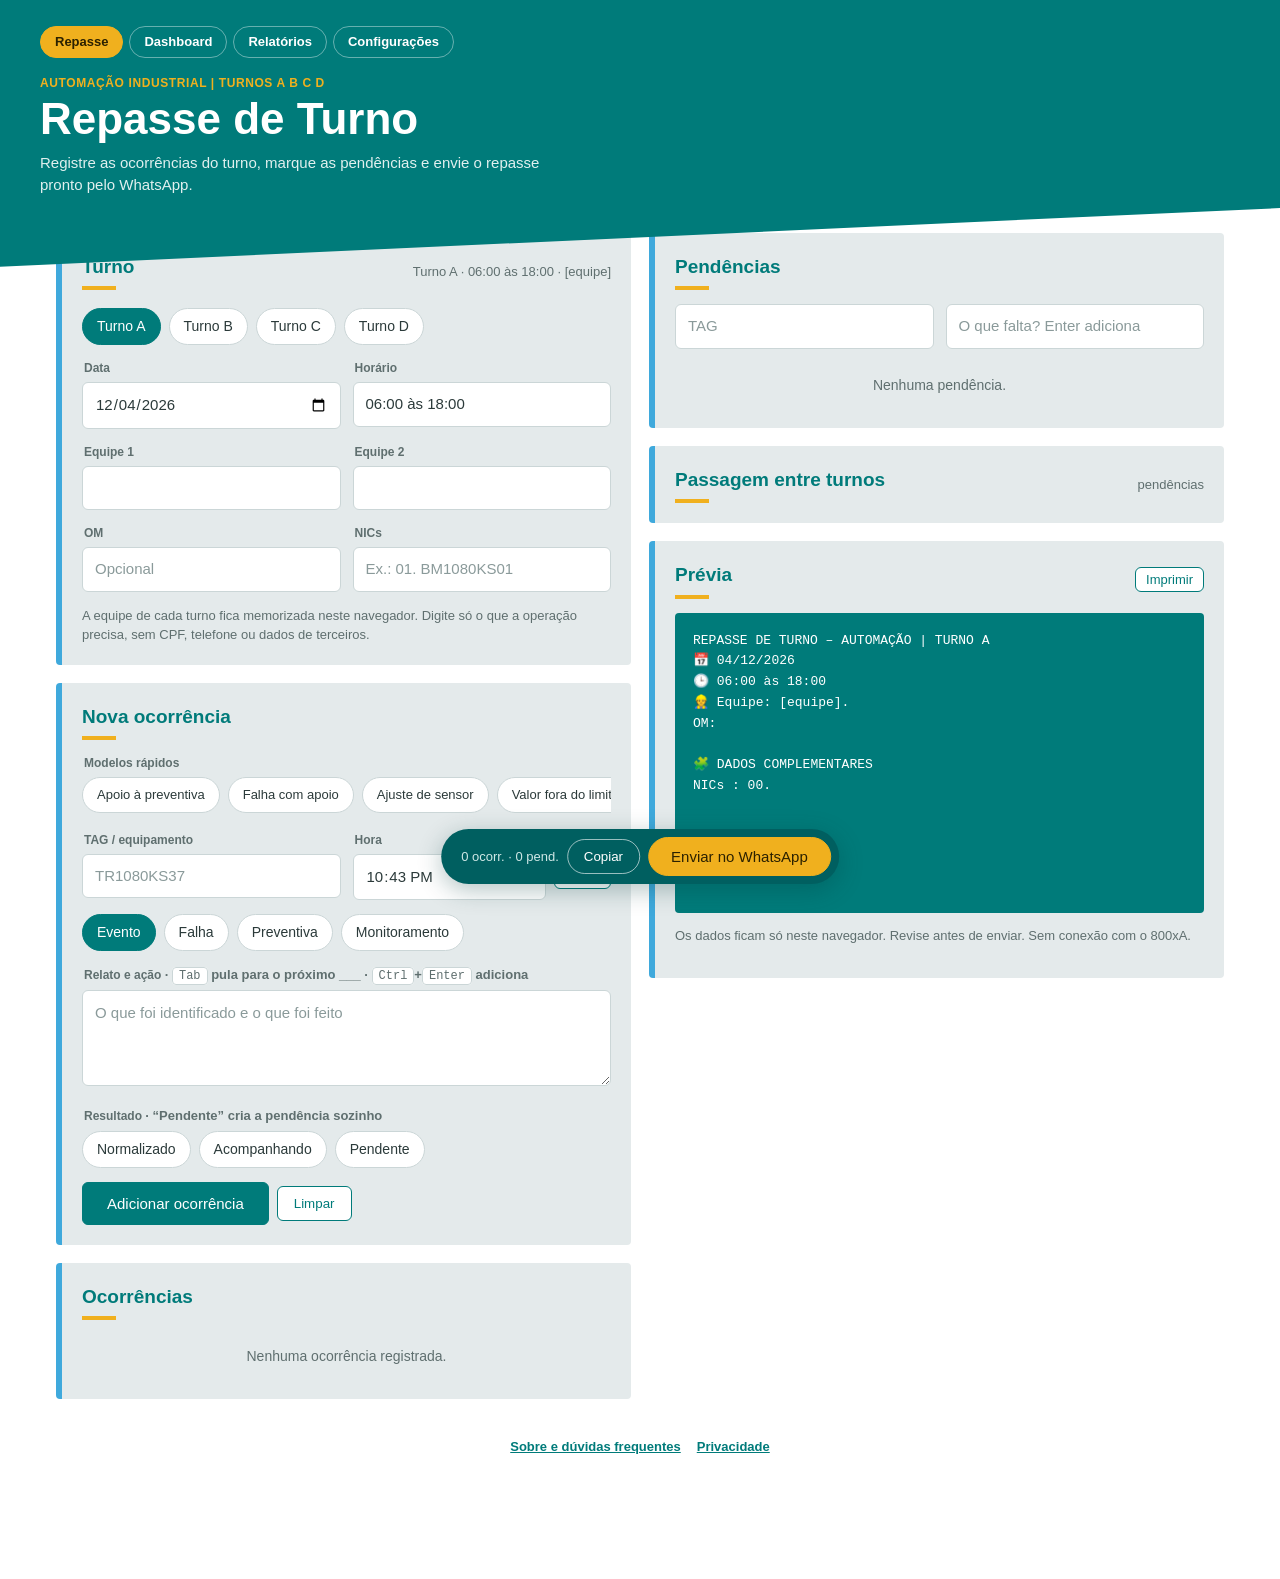
<file: index.html>
<!doctype html>
<html lang="pt-BR">
<head>
<meta charset="utf-8">
<meta name="viewport" content="width=device-width, initial-scale=1, viewport-fit=cover">
<meta name="color-scheme" content="light"><meta name="theme-color" content="#007b7a">
<title>Repasse de Turno — Automação Industrial</title>
<meta name="description" content="Registre ocorrências e pendências do turno de automação e gere o repasse pronto para o WhatsApp. Turnos A, B, C e D, sem login e sem instalação.">
<meta name="robots" content="index,follow">
<meta name="referrer" content="no-referrer">
<link rel="icon" href="data:image/svg+xml,%3Csvg xmlns='http://www.w3.org/2000/svg' viewBox='0 0 100 100'%3E%3Crect width='100' height='100' rx='18' fill='%23007b7a'/%3E%3Cpath d='M28 30h44M28 50h44M28 70h28' stroke='%23f0b01e' stroke-width='9' stroke-linecap='round'/%3E%3C/svg%3E">
<link rel="canonical" href="https://SEU-DOMINIO.com.br/index.html">
<meta property="og:type" content="website"><meta property="og:locale" content="pt_BR"><meta property="og:title" content="Repasse de Turno — Automação Industrial"><meta property="og:description" content="Registre ocorrências e pendências do turno de automação e gere o repasse pronto para o WhatsApp. Turnos A, B, C e D, sem login e sem instalação."><meta property="og:url" content="https://SEU-DOMINIO.com.br/index.html">
<meta name="twitter:card" content="summary">
<script type="application/ld+json">{"@context": "https://schema.org", "@type": "SoftwareApplication", "name": "Repasse de Turno — Automação Industrial", "applicationCategory": "BusinessApplication", "operatingSystem": "Web", "inLanguage": "pt-BR", "description": "Registre ocorrências e pendências do turno de automação e gere o repasse pronto para o WhatsApp. Turnos A, B, C e D, sem login e sem instalação.", "url": "https://SEU-DOMINIO.com.br/index.html"}</script>
<link rel="stylesheet" href="css/style.css">
<link rel="stylesheet" href="css/layout.css">
<link rel="stylesheet" href="css/components.css">
<link rel="stylesheet" href="css/responsive.css">
</head>
<body data-page="index">
<header class="hero"><nav class="nav"><a href="index.html" class="on">Repasse</a><a href="pages/dashboard.html">Dashboard</a><a href="pages/relatorios.html">Relatórios</a><a href="pages/configuracoes.html">Configurações</a></nav><small>Automação industrial | Turnos A B C D</small><h1>Repasse de Turno</h1><p class="lead">Registre as ocorrências do turno, marque as pendências e envie o repasse pronto pelo WhatsApp.</p></header>
<main class="wrap"><div class="grid">
<section class="left">
<details class="card" id="turno" open><summary><h2 style="margin:0">Turno</h2><span class="sub" id="sum"></span></summary>
<div style="margin-top:18px"><div class="chips f" id="shiftSeg"></div>
<div class="row"><div class="f"><label for="date">Data</label><input id="date" type="date"></div><div class="f"><label for="hours">Horário</label><input id="hours"></div></div>
<div class="row"><div class="f"><label for="t1">Equipe 1</label><input id="t1" list="names" autocomplete="off"></div><div class="f"><label for="t2">Equipe 2</label><input id="t2" list="names" autocomplete="off"></div></div>
<div class="row"><div class="f"><label for="om">OM</label><input id="om" placeholder="Opcional"></div><div class="f"><label for="nics">NICs</label><input id="nics" placeholder="Ex.: 01. BM1080KS01"></div></div>
<p class="sub" style="margin:0">A equipe de cada turno fica memorizada neste navegador. Digite só o que a operação precisa, sem CPF, telefone ou dados de terceiros.</p></div></details>

<div class="card"><h2 id="evTitle">Nova ocorrência</h2>
<label>Modelos rápidos</label><div class="chips tpl f" id="tpls"></div>
<div class="row"><div class="f"><label for="asset">TAG / equipamento</label><input id="asset" list="tags" autocomplete="off" placeholder="TR1080KS37"></div>
<div class="f"><label for="time">Hora</label><div class="actions" style="flex-wrap:nowrap"><input id="time" type="time"><button class="btn sm" id="now" type="button">Agora</button></div></div></div>
<div class="chips f" id="kindSeg"></div>
<div class="f"><label for="desc">Relato e ação <span class="sub">· <kbd>Tab</kbd> pula para o próximo ___ · <kbd>Ctrl</kbd>+<kbd>Enter</kbd> adiciona</span></label><textarea id="desc" placeholder="O que foi identificado e o que foi feito"></textarea></div>
<label>Resultado <span class="sub">· “Pendente” cria a pendência sozinho</span></label><div class="chips f" id="resSeg"></div>
<div class="actions"><button class="btn main" id="addEv">Adicionar ocorrência</button><button class="btn" id="clrEv">Limpar</button></div></div>

<div class="card"><h2>Ocorrências</h2><div id="evs" class="list"></div></div>
</section>

<section>
<div class="card"><h2>Pendências</h2>
<div class="row f"><input id="pa" list="tags" autocomplete="off" placeholder="TAG"><input id="pd" placeholder="O que falta? Enter adiciona"></div>
<div id="pends" class="list"></div></div>

<div class="card noprint"><details><summary><h2 style="margin:0">Passagem entre turnos</h2><span class="sub">pendências</span></summary>
<div style="margin-top:16px"><div class="actions f"><button class="btn" id="exp">Copiar código das pendências abertas</button></div>
<div class="f"><label for="imp">Colar código do turno anterior</label><textarea id="imp" style="min-height:60px"></textarea></div>
<div class="actions"><button class="btn" id="impBtn">Importar</button><button class="btn" id="clrAll">Limpar turno</button></div></div></details></div>

<div class="card"><div class="top" style="margin-bottom:14px"><h2 style="margin:0">Prévia</h2><button class="btn sm noprint" id="print">Imprimir</button></div><pre class="out" id="out"></pre>
<p class="sub noprint">Os dados ficam só neste navegador. Revise antes de enviar. Sem conexão com o 800xA.</p></div>
</section></div></main>
<footer class="foot"><a href="pages/sobre.html">Sobre e dúvidas frequentes</a><a href="pages/privacidade.html">Privacidade</a></footer>
<datalist id="tags"></datalist><datalist id="names"></datalist>
<div class="dock"><span id="count"></span><button class="btn" id="copy">Copiar</button><button class="btn main" id="wa" style="padding:10px 22px">Enviar no WhatsApp</button></div>
<div class="toast" id="toast"></div>
<script src="js/functions.js"></script>
<script src="js/api.js"></script>
<script src="js/main.js"></script>
</body>
</html>
</file>
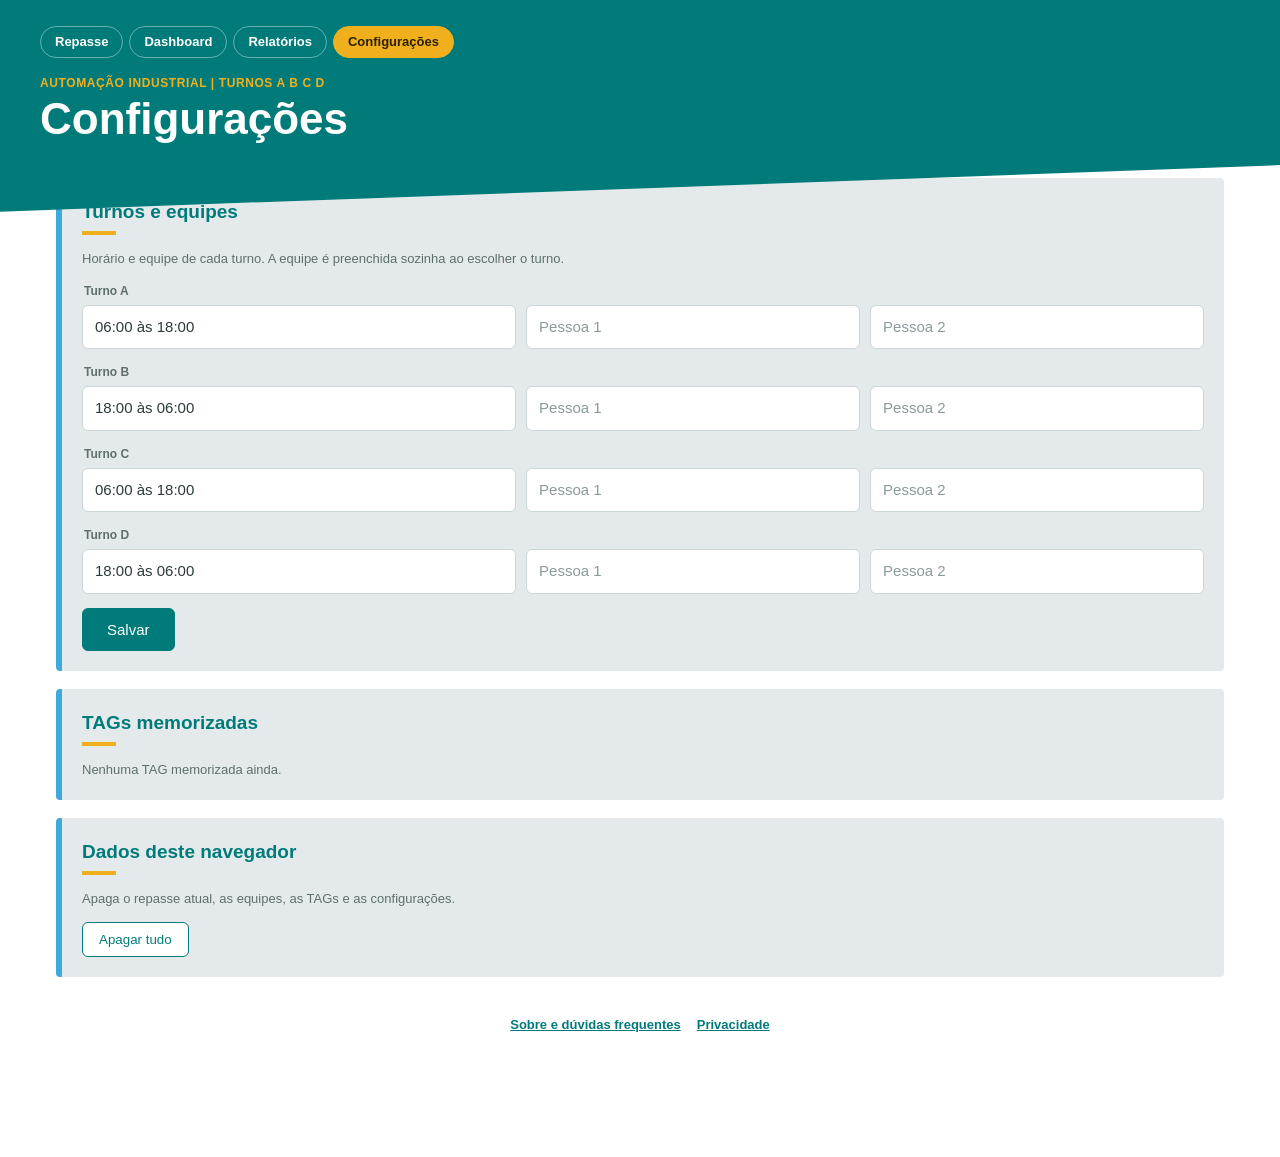
<file: pages/configuracoes.html>
<!doctype html>
<html lang="pt-BR">
<head>
<meta charset="utf-8">
<meta name="viewport" content="width=device-width, initial-scale=1, viewport-fit=cover">
<meta name="color-scheme" content="light"><meta name="theme-color" content="#007b7a">
<title>Configurações | Repasse de Turno</title>
<meta name="description" content="Horário e equipe de cada turno, TAGs memorizadas e opção de apagar os dados do navegador.">
<meta name="robots" content="noindex,follow">
<meta name="referrer" content="no-referrer">
<link rel="icon" href="data:image/svg+xml,%3Csvg xmlns='http://www.w3.org/2000/svg' viewBox='0 0 100 100'%3E%3Crect width='100' height='100' rx='18' fill='%23007b7a'/%3E%3Cpath d='M28 30h44M28 50h44M28 70h28' stroke='%23f0b01e' stroke-width='9' stroke-linecap='round'/%3E%3C/svg%3E">
<link rel="stylesheet" href="../css/style.css">
<link rel="stylesheet" href="../css/layout.css">
<link rel="stylesheet" href="../css/components.css">
<link rel="stylesheet" href="../css/responsive.css">
</head>
<body data-page="configuracoes">
<header class="hero"><nav class="nav"><a href="../index.html">Repasse</a><a href="dashboard.html">Dashboard</a><a href="relatorios.html">Relatórios</a><a href="configuracoes.html" class="on">Configurações</a></nav><small>Automação industrial | Turnos A B C D</small><h1>Configurações</h1></header>
<main class="wrap"><div class="card"><h2>Turnos e equipes</h2><p class="sub">Horário e equipe de cada turno. A equipe é preenchida sozinha ao escolher o turno.</p><div id="cfg"></div><button class="btn main" id="saveCfg">Salvar</button></div><div class="card"><h2>TAGs memorizadas</h2><div class="chips" id="tagsBox"></div></div><div class="card"><h2>Dados deste navegador</h2><p class="sub">Apaga o repasse atual, as equipes, as TAGs e as configurações.</p><button class="btn" id="wipe">Apagar tudo</button></div></main>
<footer class="foot"><a href="sobre.html">Sobre e dúvidas frequentes</a><a href="privacidade.html">Privacidade</a></footer><div class="toast" id="toast"></div>
<script src="../js/functions.js"></script>
<script src="../js/api.js"></script>
<script src="../js/main.js"></script>
</body>
</html>
</file>
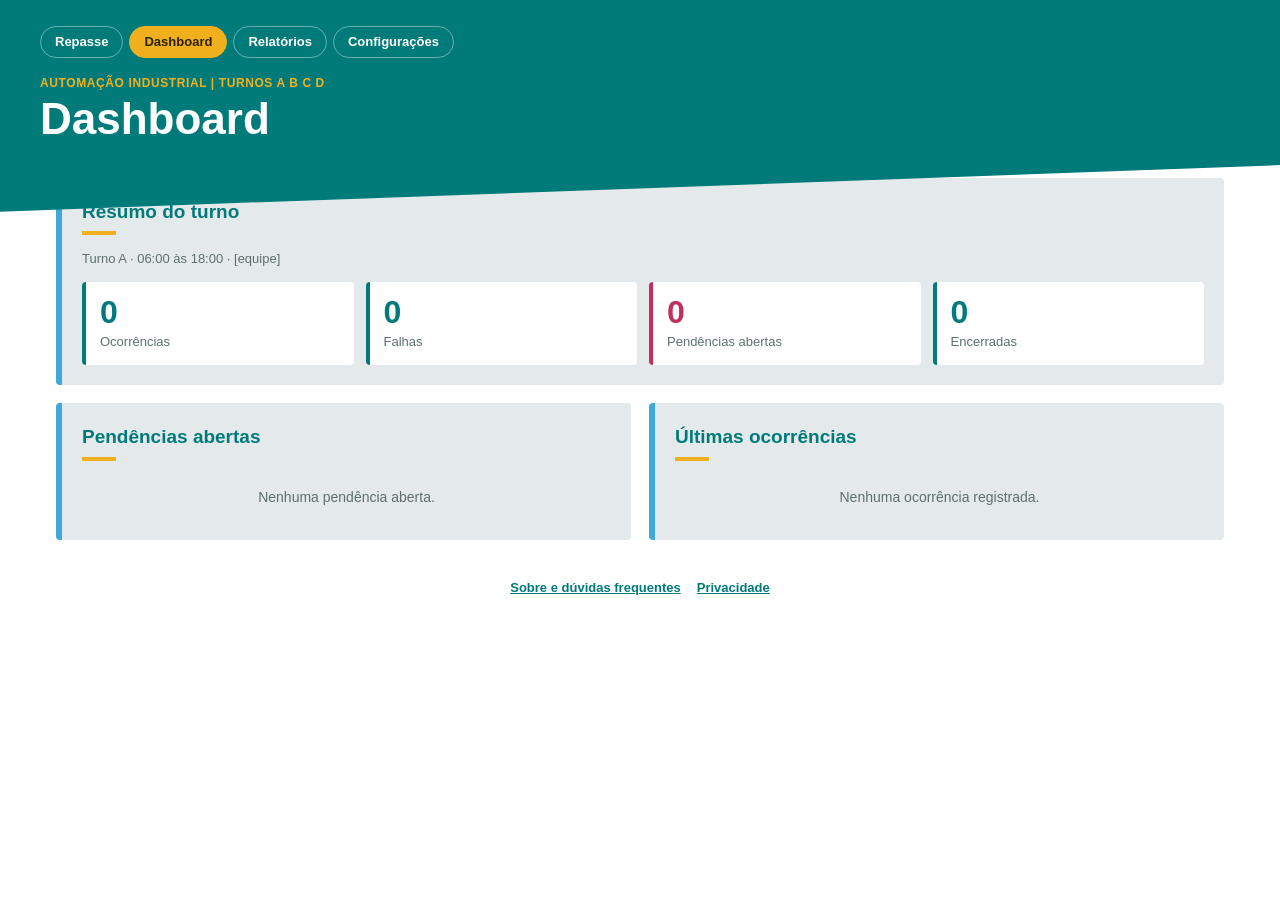
<file: pages/dashboard.html>
<!doctype html>
<html lang="pt-BR">
<head>
<meta charset="utf-8">
<meta name="viewport" content="width=device-width, initial-scale=1, viewport-fit=cover">
<meta name="color-scheme" content="light"><meta name="theme-color" content="#007b7a">
<title>Dashboard | Repasse de Turno</title>
<meta name="description" content="Resumo do turno atual com a contagem de ocorrências e as pendências abertas.">
<meta name="robots" content="noindex,follow">
<meta name="referrer" content="no-referrer">
<link rel="icon" href="data:image/svg+xml,%3Csvg xmlns='http://www.w3.org/2000/svg' viewBox='0 0 100 100'%3E%3Crect width='100' height='100' rx='18' fill='%23007b7a'/%3E%3Cpath d='M28 30h44M28 50h44M28 70h28' stroke='%23f0b01e' stroke-width='9' stroke-linecap='round'/%3E%3C/svg%3E">
<link rel="stylesheet" href="../css/style.css">
<link rel="stylesheet" href="../css/layout.css">
<link rel="stylesheet" href="../css/components.css">
<link rel="stylesheet" href="../css/responsive.css">
</head>
<body data-page="dashboard">
<header class="hero"><nav class="nav"><a href="../index.html">Repasse</a><a href="dashboard.html" class="on">Dashboard</a><a href="relatorios.html">Relatórios</a><a href="configuracoes.html">Configurações</a></nav><small>Automação industrial | Turnos A B C D</small><h1>Dashboard</h1></header>
<main class="wrap"><div class="card"><h2>Resumo do turno</h2><p class="sub" id="turnoInfo"></p><div class="stats" id="stats"></div></div><div class="grid"><div class="card"><h2>Pendências abertas</h2><div id="pends" class="list"></div></div><div class="card"><h2>Últimas ocorrências</h2><div id="evs" class="list"></div></div></div></main>
<footer class="foot"><a href="sobre.html">Sobre e dúvidas frequentes</a><a href="privacidade.html">Privacidade</a></footer>
<script src="../js/functions.js"></script>
<script src="../js/api.js"></script>
<script src="../js/main.js"></script>
</body>
</html>
</file>
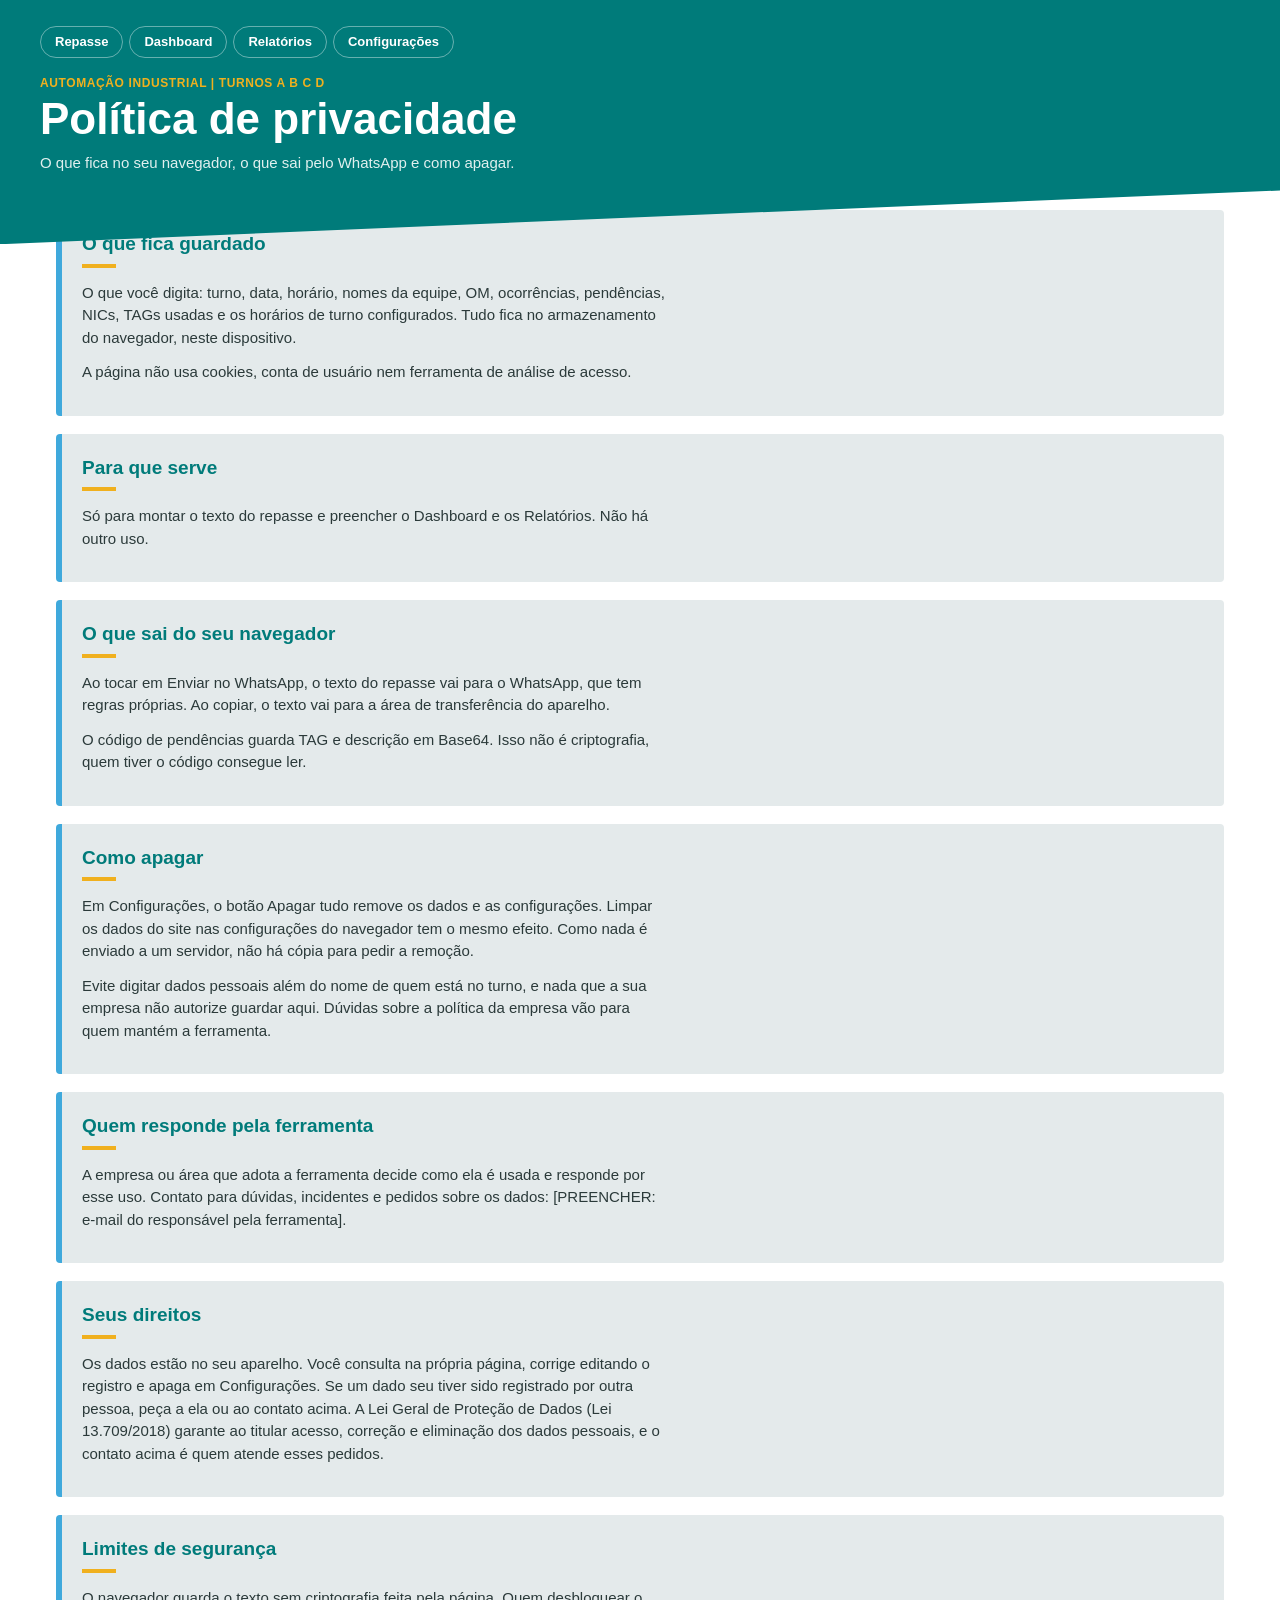
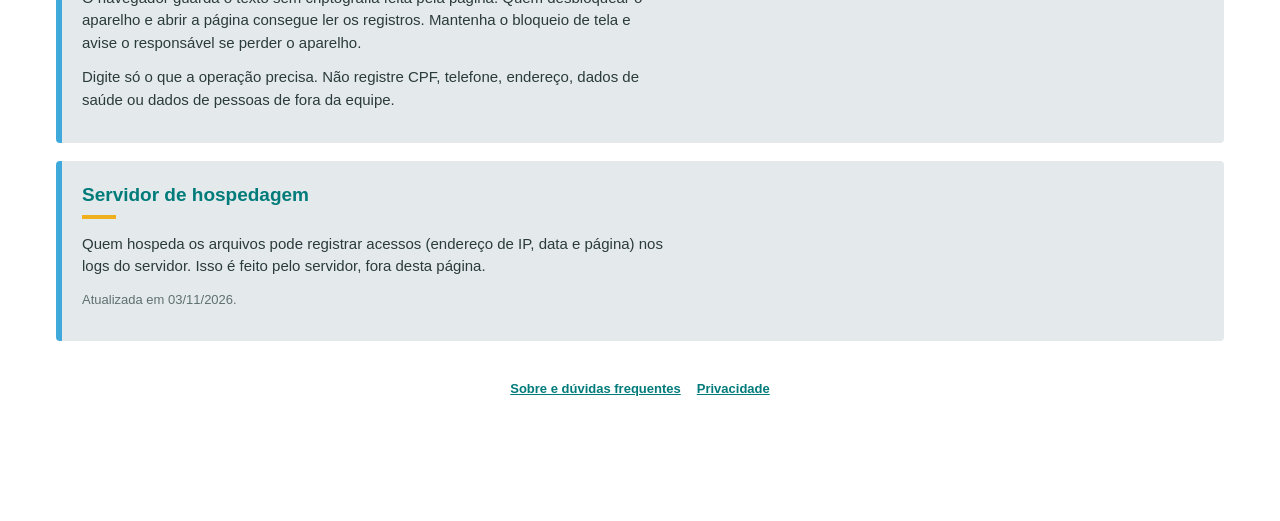
<file: pages/privacidade.html>
<!doctype html>
<html lang="pt-BR">
<head>
<meta charset="utf-8">
<meta name="viewport" content="width=device-width, initial-scale=1, viewport-fit=cover">
<meta name="color-scheme" content="light"><meta name="theme-color" content="#007b7a">
<title>Política de Privacidade — Repasse de Turno</title>
<meta name="description" content="O que o Repasse de Turno guarda no navegador, o que sai pelo WhatsApp e como apagar os dados.">
<meta name="robots" content="index,follow">
<meta name="referrer" content="no-referrer">
<link rel="icon" href="data:image/svg+xml,%3Csvg xmlns='http://www.w3.org/2000/svg' viewBox='0 0 100 100'%3E%3Crect width='100' height='100' rx='18' fill='%23007b7a'/%3E%3Cpath d='M28 30h44M28 50h44M28 70h28' stroke='%23f0b01e' stroke-width='9' stroke-linecap='round'/%3E%3C/svg%3E">
<link rel="canonical" href="https://SEU-DOMINIO.com.br/pages/privacidade.html">
<meta property="og:type" content="website"><meta property="og:locale" content="pt_BR"><meta property="og:title" content="Política de Privacidade — Repasse de Turno"><meta property="og:description" content="O que o Repasse de Turno guarda no navegador, o que sai pelo WhatsApp e como apagar os dados."><meta property="og:url" content="https://SEU-DOMINIO.com.br/pages/privacidade.html">
<meta name="twitter:card" content="summary">
<link rel="stylesheet" href="../css/style.css">
<link rel="stylesheet" href="../css/layout.css">
<link rel="stylesheet" href="../css/components.css">
<link rel="stylesheet" href="../css/responsive.css">
</head>
<body data-page="static">
<header class="hero"><nav class="nav"><a href="../index.html">Repasse</a><a href="dashboard.html">Dashboard</a><a href="relatorios.html">Relatórios</a><a href="configuracoes.html">Configurações</a></nav><small>Automação industrial | Turnos A B C D</small><h1>Política de privacidade</h1><p class="lead">O que fica no seu navegador, o que sai pelo WhatsApp e como apagar.</p></header>
<main class="wrap prose"><div class="card"><h2>O que fica guardado</h2><p>O que você digita: turno, data, horário, nomes da equipe, OM, ocorrências, pendências, NICs, TAGs usadas e os horários de turno configurados. Tudo fica no armazenamento do navegador, neste dispositivo.</p><p>A página não usa cookies, conta de usuário nem ferramenta de análise de acesso.</p></div>
<div class="card"><h2>Para que serve</h2><p>Só para montar o texto do repasse e preencher o Dashboard e os Relatórios. Não há outro uso.</p></div>
<div class="card"><h2>O que sai do seu navegador</h2><p>Ao tocar em Enviar no WhatsApp, o texto do repasse vai para o WhatsApp, que tem regras próprias. Ao copiar, o texto vai para a área de transferência do aparelho.</p><p>O código de pendências guarda TAG e descrição em Base64. Isso não é criptografia, quem tiver o código consegue ler.</p></div>
<div class="card"><h2>Como apagar</h2><p>Em Configurações, o botão Apagar tudo remove os dados e as configurações. Limpar os dados do site nas configurações do navegador tem o mesmo efeito. Como nada é enviado a um servidor, não há cópia para pedir a remoção.</p><p>Evite digitar dados pessoais além do nome de quem está no turno, e nada que a sua empresa não autorize guardar aqui. Dúvidas sobre a política da empresa vão para quem mantém a ferramenta.</p></div>
<div class="card"><h2>Quem responde pela ferramenta</h2><p>A empresa ou área que adota a ferramenta decide como ela é usada e responde por esse uso. Contato para dúvidas, incidentes e pedidos sobre os dados: [PREENCHER: e-mail do responsável pela ferramenta].</p></div>
<div class="card"><h2>Seus direitos</h2><p>Os dados estão no seu aparelho. Você consulta na própria página, corrige editando o registro e apaga em Configurações. Se um dado seu tiver sido registrado por outra pessoa, peça a ela ou ao contato acima. A Lei Geral de Proteção de Dados (Lei 13.709/2018) garante ao titular acesso, correção e eliminação dos dados pessoais, e o contato acima é quem atende esses pedidos.</p></div>
<div class="card"><h2>Limites de segurança</h2><p>O navegador guarda o texto sem criptografia feita pela página. Quem desbloquear o aparelho e abrir a página consegue ler os registros. Mantenha o bloqueio de tela e avise o responsável se perder o aparelho.</p><p>Digite só o que a operação precisa. Não registre CPF, telefone, endereço, dados de saúde ou dados de pessoas de fora da equipe.</p></div>
<div class="card"><h2>Servidor de hospedagem</h2><p>Quem hospeda os arquivos pode registrar acessos (endereço de IP, data e página) nos logs do servidor. Isso é feito pelo servidor, fora desta página.</p><p class="sub">Atualizada em 03/11/2026.</p></div></main>
<footer class="foot"><a href="sobre.html">Sobre e dúvidas frequentes</a><a href="privacidade.html">Privacidade</a></footer>
<script src="../js/functions.js"></script>
<script src="../js/api.js"></script>
<script src="../js/main.js"></script>
</body>
</html>
</file>
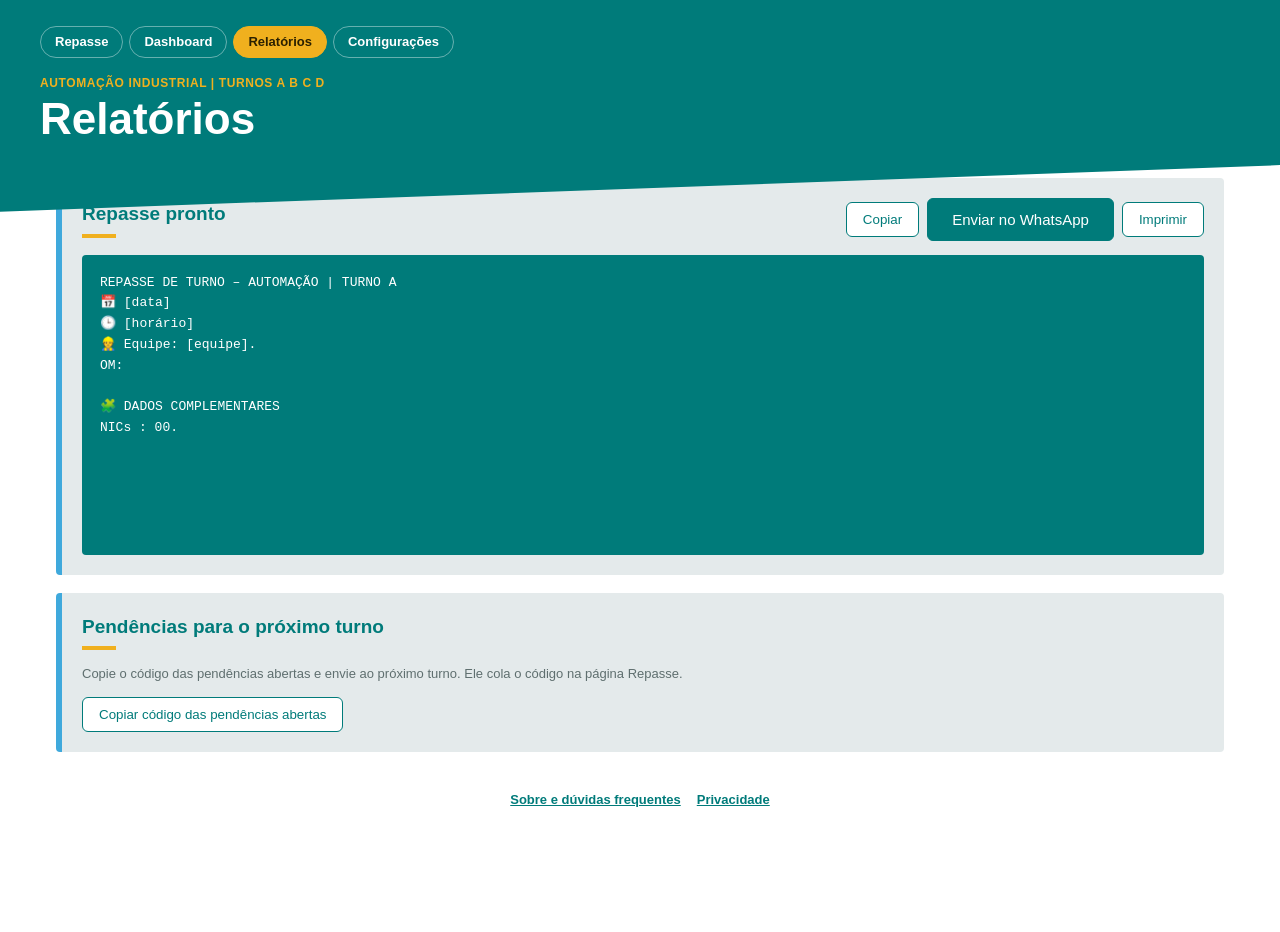
<file: pages/relatorios.html>
<!doctype html>
<html lang="pt-BR">
<head>
<meta charset="utf-8">
<meta name="viewport" content="width=device-width, initial-scale=1, viewport-fit=cover">
<meta name="color-scheme" content="light"><meta name="theme-color" content="#007b7a">
<title>Relatórios | Repasse de Turno</title>
<meta name="description" content="Texto do repasse pronto para copiar, imprimir ou enviar.">
<meta name="robots" content="noindex,follow">
<meta name="referrer" content="no-referrer">
<link rel="icon" href="data:image/svg+xml,%3Csvg xmlns='http://www.w3.org/2000/svg' viewBox='0 0 100 100'%3E%3Crect width='100' height='100' rx='18' fill='%23007b7a'/%3E%3Cpath d='M28 30h44M28 50h44M28 70h28' stroke='%23f0b01e' stroke-width='9' stroke-linecap='round'/%3E%3C/svg%3E">
<link rel="stylesheet" href="../css/style.css">
<link rel="stylesheet" href="../css/layout.css">
<link rel="stylesheet" href="../css/components.css">
<link rel="stylesheet" href="../css/responsive.css">
</head>
<body data-page="relatorios">
<header class="hero"><nav class="nav"><a href="../index.html">Repasse</a><a href="dashboard.html">Dashboard</a><a href="relatorios.html" class="on">Relatórios</a><a href="configuracoes.html">Configurações</a></nav><small>Automação industrial | Turnos A B C D</small><h1>Relatórios</h1></header>
<main class="wrap"><div class="card"><div class="top" style="margin-bottom:14px"><h2 style="margin:0">Repasse pronto</h2><div class="actions noprint"><button class="btn" id="copy">Copiar</button><button class="btn main" id="wa">Enviar no WhatsApp</button><button class="btn" id="print">Imprimir</button></div></div><pre class="out" id="out"></pre></div><div class="card noprint"><h2>Pendências para o próximo turno</h2><p class="sub">Copie o código das pendências abertas e envie ao próximo turno. Ele cola o código na página Repasse.</p><div class="actions"><button class="btn" id="exp">Copiar código das pendências abertas</button></div></div></main>
<footer class="foot"><a href="sobre.html">Sobre e dúvidas frequentes</a><a href="privacidade.html">Privacidade</a></footer><div class="toast" id="toast"></div>
<script src="../js/functions.js"></script>
<script src="../js/api.js"></script>
<script src="../js/main.js"></script>
</body>
</html>
</file>
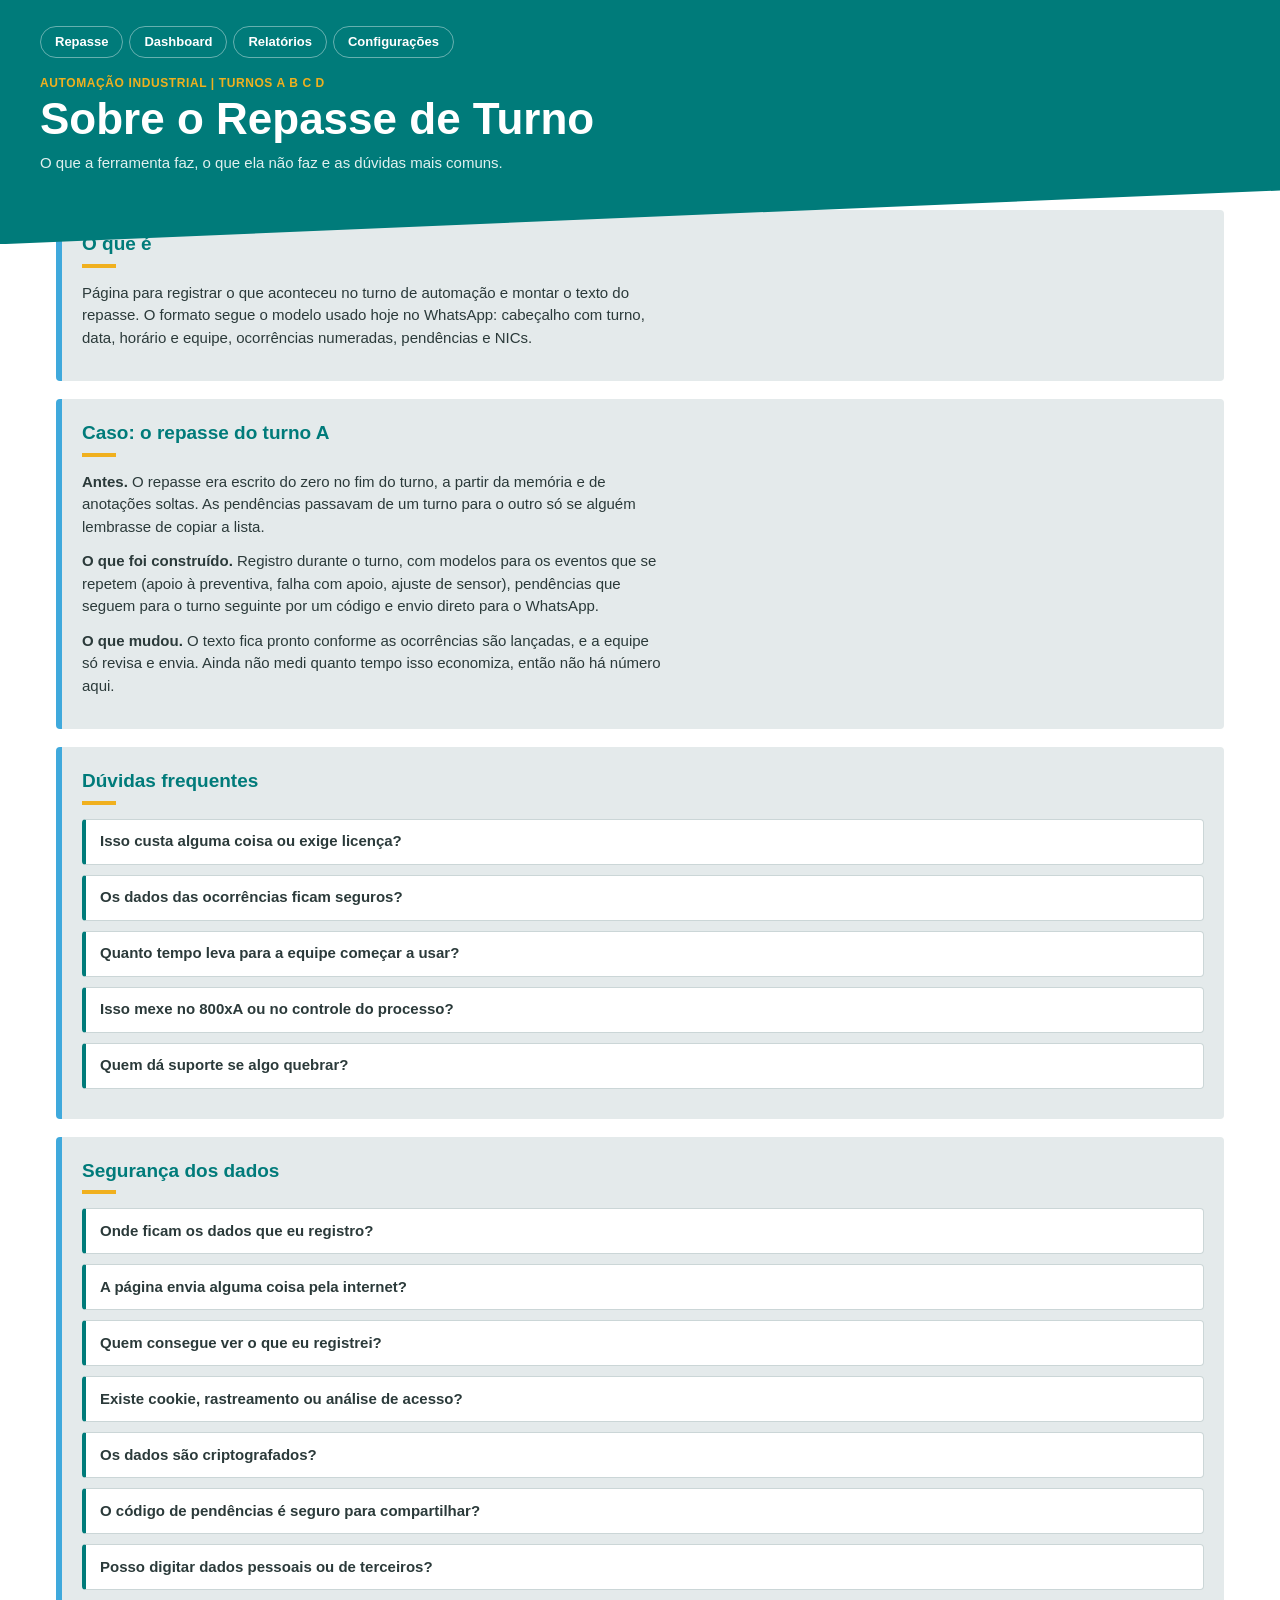
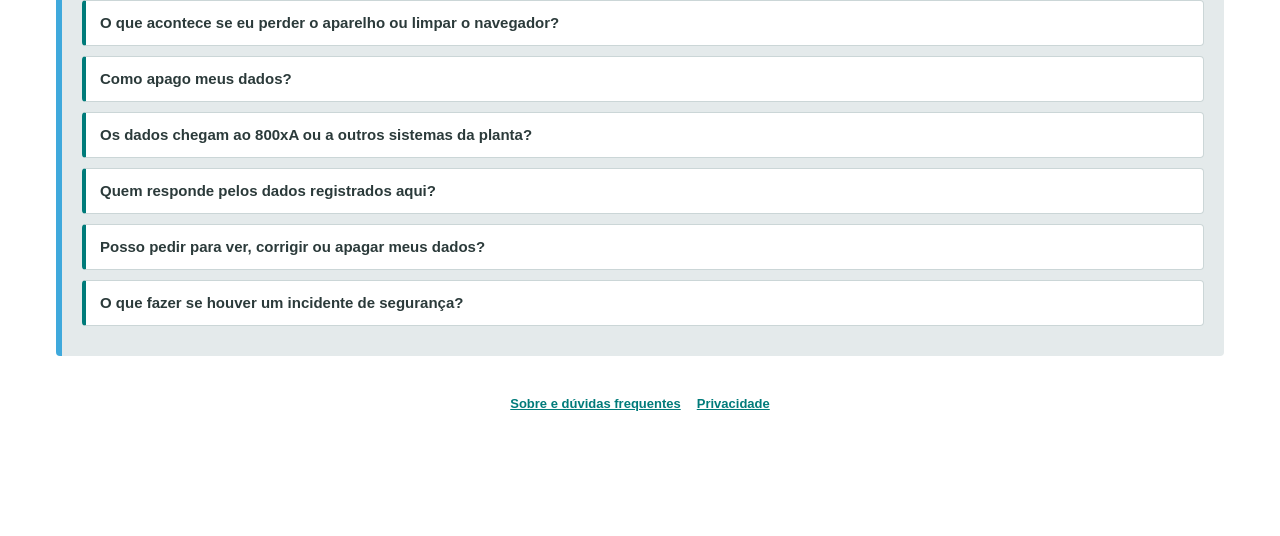
<file: pages/sobre.html>
<!doctype html>
<html lang="pt-BR">
<head>
<meta charset="utf-8">
<meta name="viewport" content="width=device-width, initial-scale=1, viewport-fit=cover">
<meta name="color-scheme" content="light"><meta name="theme-color" content="#007b7a">
<title>Sobre o Repasse de Turno e dúvidas frequentes</title>
<meta name="description" content="Como funciona o repasse de turno de automação e respostas sobre custo, segurança dos dados, implantação, controle do processo e suporte.">
<meta name="robots" content="index,follow">
<meta name="referrer" content="no-referrer">
<link rel="icon" href="data:image/svg+xml,%3Csvg xmlns='http://www.w3.org/2000/svg' viewBox='0 0 100 100'%3E%3Crect width='100' height='100' rx='18' fill='%23007b7a'/%3E%3Cpath d='M28 30h44M28 50h44M28 70h28' stroke='%23f0b01e' stroke-width='9' stroke-linecap='round'/%3E%3C/svg%3E">
<link rel="canonical" href="https://SEU-DOMINIO.com.br/pages/sobre.html">
<meta property="og:type" content="website"><meta property="og:locale" content="pt_BR"><meta property="og:title" content="Sobre o Repasse de Turno e dúvidas frequentes"><meta property="og:description" content="Como funciona o repasse de turno de automação e respostas sobre custo, segurança dos dados, implantação, controle do processo e suporte."><meta property="og:url" content="https://SEU-DOMINIO.com.br/pages/sobre.html">
<meta name="twitter:card" content="summary">
<script type="application/ld+json">{"@context": "https://schema.org", "@type": "FAQPage", "inLanguage": "pt-BR", "mainEntity": [{"@type": "Question", "name": "Isso custa alguma coisa ou exige licença?", "acceptedAnswer": {"@type": "Answer", "text": "Esta versão não usa serviço pago nem licença de terceiros. São arquivos HTML, CSS e JavaScript, e o único custo é o de hospedá-los, que pode ser um servidor interno."}}, {"@type": "Question", "name": "Os dados das ocorrências ficam seguros?", "acceptedAnswer": {"@type": "Answer", "text": "Os registros ficam no navegador de quem preenche, não em um servidor. Nada sai da página, a não ser quando você toca em Enviar no WhatsApp. Quem usa o mesmo computador e o mesmo navegador consegue ver esses dados, e o botão Apagar tudo, em Configurações, limpa tudo."}}, {"@type": "Question", "name": "Quanto tempo leva para a equipe começar a usar?", "acceptedAnswer": {"@type": "Answer", "text": "O texto final segue o modelo de repasse que a equipe já manda no WhatsApp, então não há formato novo para aprender. O único preparo é cadastrar horário e equipe de cada turno em Configurações, uma vez."}}, {"@type": "Question", "name": "Isso mexe no 800xA ou no controle do processo?", "acceptedAnswer": {"@type": "Answer", "text": "Não. A página não lê alarmes nem envia comandos a nenhum sistema. Ela organiza o que a equipe digita, e os procedimentos oficiais da planta continuam valendo."}}, {"@type": "Question", "name": "Quem dá suporte se algo quebrar?", "acceptedAnswer": {"@type": "Answer", "text": "Não há central de suporte nem servidor. Quem hospeda os arquivos faz a manutenção, e como não há dependência externa, o conjunto é pequeno de revisar. Se a página falhar, o repasse pode ser digitado à mão, como hoje."}}, {"@type": "Question", "name": "Onde ficam os dados que eu registro?", "acceptedAnswer": {"@type": "Answer", "text": "No navegador deste aparelho, no armazenamento local do site. Não há servidor, banco de dados nem conta de usuário."}}, {"@type": "Question", "name": "A página envia alguma coisa pela internet?", "acceptedAnswer": {"@type": "Answer", "text": "Não. Ela não faz requisições para enviar o que você digita. A única saída é quando você toca em Enviar no WhatsApp: aí o texto vai para o WhatsApp, por decisão sua."}}, {"@type": "Question", "name": "Quem consegue ver o que eu registrei?", "acceptedAnswer": {"@type": "Answer", "text": "Quem usar o mesmo aparelho, o mesmo navegador e o mesmo perfil. Outras pessoas, em outros aparelhos, não veem. Quem receber o repasse que você copiar ou enviar vê o texto enviado."}}, {"@type": "Question", "name": "Existe cookie, rastreamento ou análise de acesso?", "acceptedAnswer": {"@type": "Answer", "text": "Não há cookies nem ferramenta de análise na página. O servidor que hospeda os arquivos pode manter registros de acesso (endereço de IP, data e página), fora do controle da página."}}, {"@type": "Question", "name": "Os dados são criptografados?", "acceptedAnswer": {"@type": "Answer", "text": "Não. O navegador guarda o texto sem criptografia feita pela página. A proteção vem do bloqueio de tela e da conta do aparelho. O HTTPS protege o carregamento dos arquivos, não os dados guardados."}}, {"@type": "Question", "name": "O código de pendências é seguro para compartilhar?", "acceptedAnswer": {"@type": "Answer", "text": "Ele só converte o texto para Base64 para caber numa mensagem, e isso não é criptografia. Compartilhe pelo mesmo canal que você usaria para o repasse."}}, {"@type": "Question", "name": "Posso digitar dados pessoais ou de terceiros?", "acceptedAnswer": {"@type": "Answer", "text": "Evite. Digite o que a operação precisa: TAG, equipamento, o que ocorreu e o nome de quem está no turno. Não digite CPF, telefone, endereço, dados de saúde ou dados de pessoas de fora da equipe."}}, {"@type": "Question", "name": "O que acontece se eu perder o aparelho ou limpar o navegador?", "acceptedAnswer": {"@type": "Answer", "text": "Limpar o navegador apaga os dados da página, e não há como recuperar porque não existe cópia em servidor. Se o aparelho for perdido, quem o desbloquear consegue abrir a página e ler os registros. Mantenha o bloqueio de tela e avise o responsável."}}, {"@type": "Question", "name": "Como apago meus dados?", "acceptedAnswer": {"@type": "Answer", "text": "Em Configurações, use Apagar tudo. Para limpar só o turno atual, use Limpar turno na tela de Repasse. Limpar os dados do site no navegador também funciona."}}, {"@type": "Question", "name": "Os dados chegam ao 800xA ou a outros sistemas da planta?", "acceptedAnswer": {"@type": "Answer", "text": "Não. Não há integração com nenhum sistema."}}, {"@type": "Question", "name": "Quem responde pelos dados registrados aqui?", "acceptedAnswer": {"@type": "Answer", "text": "A empresa ou área que adota a ferramenta decide como ela é usada e responde por esse uso. Contato: [PREENCHER: e-mail do responsável pela ferramenta]."}}, {"@type": "Question", "name": "Posso pedir para ver, corrigir ou apagar meus dados?", "acceptedAnswer": {"@type": "Answer", "text": "Eles estão no seu aparelho: você vê na própria página, corrige editando e apaga em Configurações. Se algum dado seu tiver sido registrado por outra pessoa, peça a ela ou ao responsável pela ferramenta."}}, {"@type": "Question", "name": "O que fazer se houver um incidente de segurança?", "acceptedAnswer": {"@type": "Answer", "text": "Avise o responsável (contato acima) e descreva o que viu, como aparelho perdido ou acesso indevido. Como a página não guarda dados em servidor, o alcance fica limitado ao aparelho e aos textos que já foram enviados."}}]}</script>
<link rel="stylesheet" href="../css/style.css">
<link rel="stylesheet" href="../css/layout.css">
<link rel="stylesheet" href="../css/components.css">
<link rel="stylesheet" href="../css/responsive.css">
</head>
<body data-page="static">
<header class="hero"><nav class="nav"><a href="../index.html">Repasse</a><a href="dashboard.html">Dashboard</a><a href="relatorios.html">Relatórios</a><a href="configuracoes.html">Configurações</a></nav><small>Automação industrial | Turnos A B C D</small><h1>Sobre o Repasse de Turno</h1><p class="lead">O que a ferramenta faz, o que ela não faz e as dúvidas mais comuns.</p></header>
<main class="wrap prose"><div class="card"><h2>O que é</h2><p>Página para registrar o que aconteceu no turno de automação e montar o texto do repasse. O formato segue o modelo usado hoje no WhatsApp: cabeçalho com turno, data, horário e equipe, ocorrências numeradas, pendências e NICs.</p></div>
<div class="card"><h2>Caso: o repasse do turno A</h2>
<p><b>Antes.</b> O repasse era escrito do zero no fim do turno, a partir da memória e de anotações soltas. As pendências passavam de um turno para o outro só se alguém lembrasse de copiar a lista.</p>
<p><b>O que foi construído.</b> Registro durante o turno, com modelos para os eventos que se repetem (apoio à preventiva, falha com apoio, ajuste de sensor), pendências que seguem para o turno seguinte por um código e envio direto para o WhatsApp.</p>
<p><b>O que mudou.</b> O texto fica pronto conforme as ocorrências são lançadas, e a equipe só revisa e envia. Ainda não medi quanto tempo isso economiza, então não há número aqui.</p></div>
<div class="card faq"><h2>Dúvidas frequentes</h2><details><summary>Isso custa alguma coisa ou exige licença?</summary><p>Esta versão não usa serviço pago nem licença de terceiros. São arquivos HTML, CSS e JavaScript, e o único custo é o de hospedá-los, que pode ser um servidor interno.</p></details><details><summary>Os dados das ocorrências ficam seguros?</summary><p>Os registros ficam no navegador de quem preenche, não em um servidor. Nada sai da página, a não ser quando você toca em Enviar no WhatsApp. Quem usa o mesmo computador e o mesmo navegador consegue ver esses dados, e o botão Apagar tudo, em Configurações, limpa tudo.</p></details><details><summary>Quanto tempo leva para a equipe começar a usar?</summary><p>O texto final segue o modelo de repasse que a equipe já manda no WhatsApp, então não há formato novo para aprender. O único preparo é cadastrar horário e equipe de cada turno em Configurações, uma vez.</p></details><details><summary>Isso mexe no 800xA ou no controle do processo?</summary><p>Não. A página não lê alarmes nem envia comandos a nenhum sistema. Ela organiza o que a equipe digita, e os procedimentos oficiais da planta continuam valendo.</p></details><details><summary>Quem dá suporte se algo quebrar?</summary><p>Não há central de suporte nem servidor. Quem hospeda os arquivos faz a manutenção, e como não há dependência externa, o conjunto é pequeno de revisar. Se a página falhar, o repasse pode ser digitado à mão, como hoje.</p></details></div>
<div class="card faq"><h2>Segurança dos dados</h2><details><summary>Onde ficam os dados que eu registro?</summary><p>No navegador deste aparelho, no armazenamento local do site. Não há servidor, banco de dados nem conta de usuário.</p></details><details><summary>A página envia alguma coisa pela internet?</summary><p>Não. Ela não faz requisições para enviar o que você digita. A única saída é quando você toca em Enviar no WhatsApp: aí o texto vai para o WhatsApp, por decisão sua.</p></details><details><summary>Quem consegue ver o que eu registrei?</summary><p>Quem usar o mesmo aparelho, o mesmo navegador e o mesmo perfil. Outras pessoas, em outros aparelhos, não veem. Quem receber o repasse que você copiar ou enviar vê o texto enviado.</p></details><details><summary>Existe cookie, rastreamento ou análise de acesso?</summary><p>Não há cookies nem ferramenta de análise na página. O servidor que hospeda os arquivos pode manter registros de acesso (endereço de IP, data e página), fora do controle da página.</p></details><details><summary>Os dados são criptografados?</summary><p>Não. O navegador guarda o texto sem criptografia feita pela página. A proteção vem do bloqueio de tela e da conta do aparelho. O HTTPS protege o carregamento dos arquivos, não os dados guardados.</p></details><details><summary>O código de pendências é seguro para compartilhar?</summary><p>Ele só converte o texto para Base64 para caber numa mensagem, e isso não é criptografia. Compartilhe pelo mesmo canal que você usaria para o repasse.</p></details><details><summary>Posso digitar dados pessoais ou de terceiros?</summary><p>Evite. Digite o que a operação precisa: TAG, equipamento, o que ocorreu e o nome de quem está no turno. Não digite CPF, telefone, endereço, dados de saúde ou dados de pessoas de fora da equipe.</p></details><details><summary>O que acontece se eu perder o aparelho ou limpar o navegador?</summary><p>Limpar o navegador apaga os dados da página, e não há como recuperar porque não existe cópia em servidor. Se o aparelho for perdido, quem o desbloquear consegue abrir a página e ler os registros. Mantenha o bloqueio de tela e avise o responsável.</p></details><details><summary>Como apago meus dados?</summary><p>Em Configurações, use Apagar tudo. Para limpar só o turno atual, use Limpar turno na tela de Repasse. Limpar os dados do site no navegador também funciona.</p></details><details><summary>Os dados chegam ao 800xA ou a outros sistemas da planta?</summary><p>Não. Não há integração com nenhum sistema.</p></details><details><summary>Quem responde pelos dados registrados aqui?</summary><p>A empresa ou área que adota a ferramenta decide como ela é usada e responde por esse uso. Contato: [PREENCHER: e-mail do responsável pela ferramenta].</p></details><details><summary>Posso pedir para ver, corrigir ou apagar meus dados?</summary><p>Eles estão no seu aparelho: você vê na própria página, corrige editando e apaga em Configurações. Se algum dado seu tiver sido registrado por outra pessoa, peça a ela ou ao responsável pela ferramenta.</p></details><details><summary>O que fazer se houver um incidente de segurança?</summary><p>Avise o responsável (contato acima) e descreva o que viu, como aparelho perdido ou acesso indevido. Como a página não guarda dados em servidor, o alcance fica limitado ao aparelho e aos textos que já foram enviados.</p></details></div></main>
<footer class="foot"><a href="sobre.html">Sobre e dúvidas frequentes</a><a href="privacidade.html">Privacidade</a></footer>
<script src="../js/functions.js"></script>
<script src="../js/api.js"></script>
<script src="../js/main.js"></script>
</body>
</html>
</file>
<file: css/style.css>
/* style.css */
:root{--teal:#007b7a;--teal2:#005f60;--amber:#f0b01e;--crim:#c0305a;--sky:#3fa9dc;--gray:#e4eaeb;--ink:#2b3a3a;--mut:#5f6f6f;--line:#cbd6d7;color-scheme:light;box-sizing:border-box;padding-top:env(safe-area-inset-top,0px);padding-bottom:env(safe-area-inset-bottom,0px)}
html{scroll-padding-top:env(safe-area-inset-top,0px)}*{box-sizing:border-box}
body{margin:0;background:#fff;color:var(--ink);font:15px/1.5 "Segoe UI","Helvetica Neue",Arial,sans-serif;padding-bottom:110px}
h2{font-size:19px;font-weight:700;color:var(--teal);margin:0 0 14px}h2::after{content:"";display:block;width:34px;height:4px;background:var(--amber);margin-top:5px}
.sub{font-size:13px;color:var(--mut)}label{display:block;font-size:12px;font-weight:600;color:var(--mut);margin:0 0 5px 2px}.f{margin-bottom:14px}.row{display:grid;grid-template-columns:1fr 1fr;gap:12px}
input,select,textarea{width:100%;background:#fff;color:var(--ink);border:1px solid var(--line);border-radius:6px;font:inherit;outline:none}
input,select{padding:10px 12px}textarea{padding:11px 12px;min-height:96px;resize:vertical}
input::placeholder,textarea::placeholder{color:#8a9a9a}input:focus,select:focus,textarea:focus{border-color:var(--teal);box-shadow:0 0 0 3px rgba(0,123,122,.18)}
input[type=time]{color-scheme:light}
</file>
<file: css/layout.css>
/* layout.css */
.hero{background:var(--teal);color:#fff;padding:26px max(18px,calc((100% - 1200px)/2)) 70px;clip-path:polygon(0 0,100% 0,100% 78%,0 100%);margin-bottom:-34px}
.hero small{display:block;color:var(--amber);font-weight:700;font-size:12px;letter-spacing:.05em;text-transform:uppercase;margin-bottom:4px}
.hero h1{margin:0;font-weight:800;font-size:clamp(30px,6vw,44px);line-height:1.05}
.wrap{max-width:1200px;margin:0 auto;padding:0 16px}.grid{display:grid;grid-template-columns:minmax(0,1fr) minmax(0,1fr);gap:18px;align-items:start}
.card{background:var(--gray);border-left:6px solid var(--sky);border-radius:4px;padding:20px;margin-bottom:18px}
.nav{display:flex;gap:6px;flex-wrap:wrap;margin-bottom:16px}.nav a{color:#fff;text-decoration:none;font-size:13px;font-weight:600;padding:5px 14px;border-radius:9999px;border:1px solid rgba(255,255,255,.4)}.nav a.on{background:var(--amber);color:#2b2100;border-color:var(--amber)}.row3{display:grid;grid-template-columns:1.3fr 1fr 1fr;gap:10px}.stats{display:grid;grid-template-columns:repeat(auto-fit,minmax(150px,1fr));gap:12px;margin-top:12px}
</file>
<file: css/components.css>
/* components.css */
.btn{border:1px solid var(--teal);border-radius:6px;padding:9px 16px;font:600 14px inherit;cursor:pointer;background:#fff;color:var(--teal)}
.btn:hover{background:#e6f2f2}.btn.sm{padding:4px 10px;font-size:13px}.btn.main{background:var(--teal);color:#fff;padding:12px 24px;font-size:15px}
.btn.main:hover{background:var(--teal2)}.actions{display:flex;gap:8px;flex-wrap:wrap;align-items:center}
.chips{display:flex;gap:8px;flex-wrap:wrap}.chip{border:1px solid var(--line);border-radius:9999px;padding:7px 14px;font:inherit;font-size:14px;background:#fff;color:var(--ink);cursor:pointer}
.chip:hover{border-color:var(--teal);color:var(--teal)}.chip.on{background:var(--teal);color:#fff;border-color:var(--teal)}
.tpl{overflow-x:auto;flex-wrap:nowrap;padding-bottom:4px}.tpl .chip{white-space:nowrap;font-size:13px}
.list{display:grid;gap:10px}.item{background:#fff;border:1px solid var(--line);border-left:4px solid var(--teal);border-radius:4px;padding:12px 14px}.item p{margin:8px 0 0;font-size:14px;color:var(--mut);white-space:pre-wrap}
.top{display:flex;justify-content:space-between;gap:8px;align-items:center;flex-wrap:wrap}.tag{font-size:12px;font-weight:600;color:#fff;background:var(--teal);border-radius:4px;padding:3px 10px}
.pend{border-left-color:var(--crim)}.pend .tag{background:var(--crim)}.pend.done{opacity:.55;border-left-color:var(--teal)}.pend.done .tag{background:var(--teal)}.pend.done p{text-decoration:line-through}
.empty{color:var(--mut);text-align:center;padding:12px;font-size:14px}
.out{white-space:pre-wrap;font:13px/1.6 ui-monospace,Consolas,"Courier New",monospace;color:#fff;background:var(--teal);border-radius:4px;padding:18px;min-height:300px;overflow:auto;margin:0}
details summary{cursor:pointer;list-style:none;display:flex;justify-content:space-between;gap:8px;align-items:center}details summary::-webkit-details-marker{display:none}
.dock{position:fixed;left:50%;transform:translateX(-50%);bottom:calc(16px + env(safe-area-inset-bottom,0px));display:flex;gap:8px;align-items:center;background:var(--teal2);border-radius:9999px;padding:8px 8px 8px 20px;z-index:5;max-width:calc(100% - 24px);box-shadow:0 6px 24px rgba(0,60,60,.3)}
.dock span{font-size:13px;color:#cfe8e6;white-space:nowrap}.dock .btn{background:transparent;color:#fff;border-color:rgba(255,255,255,.6);border-radius:9999px}.dock .btn:hover{background:rgba(255,255,255,.12)}
.dock .btn.main{background:var(--amber);color:#2b2100;border-color:var(--amber)}.dock .btn.main:hover{background:#f7c13f}
.toast{position:fixed;bottom:calc(84px + env(safe-area-inset-bottom,0px));left:50%;transform:translateX(-50%);background:var(--teal2);color:#fff;padding:9px 18px;border-radius:9999px;font-size:14px;opacity:0;pointer-events:none;transition:.2s;z-index:6}.toast.show{opacity:1}
kbd{font:12px ui-monospace,monospace;border:1px solid var(--line);background:#fff;border-radius:4px;padding:1px 6px;color:var(--mut)}
.stat{background:#fff;border-left:4px solid var(--teal);border-radius:4px;padding:14px;font-size:13px;color:var(--mut)}.stat b{display:block;font-size:32px;line-height:1;color:var(--teal);margin-bottom:4px}.stat.red{border-left-color:var(--crim)}.stat.red b{color:var(--crim)}
.lead{margin:10px 0 0;max-width:60ch;color:#e0f0ef;font-size:15px}.foot{display:flex;flex-wrap:wrap;justify-content:center;gap:4px 16px;padding:8px 16px 0;font-size:13px}.foot a{color:var(--teal);font-weight:600;display:inline-flex;align-items:center;min-height:44px}.prose p,.prose li{max-width:70ch;margin:0 0 12px}.faq details{background:#fff;border:1px solid var(--line);border-left:4px solid var(--teal);border-radius:4px;padding:0 14px;margin-bottom:10px}.faq summary{padding:10px 0;font-weight:600;min-height:44px}.faq details p{margin:0 0 14px;color:var(--mut)}
</file>
<file: css/responsive.css>
/* responsive.css — celular em flexbox (até 820px) e impressão */
@media(max-width:820px){
.grid{display:flex;flex-direction:column;gap:0}
.grid>section{width:100%;min-width:0}
.row,.row3{display:flex;flex-wrap:wrap;gap:12px}
.row>*,.row3>*{flex:1 1 200px;min-width:0}
.stats{display:flex;flex-wrap:wrap}.stat{flex:1 1 140px}
.hero{padding-bottom:56px}
.nav{flex-wrap:nowrap;overflow-x:auto;gap:8px;padding-bottom:4px}
.nav a{flex:0 0 auto;display:flex;align-items:center;min-height:44px}
.item .actions{flex:1 1 100%}
details>summary{min-height:44px}
.dock{width:calc(100% - 24px);justify-content:space-between;gap:8px;padding:8px 8px 8px 16px}
.dock span{flex:1;min-width:0;overflow:hidden;text-overflow:ellipsis}
.dock .btn{flex:0 0 auto;padding:10px 14px}
}
/* área de toque de 44px também em tablets */
@media(max-width:820px),(pointer:coarse){.btn,.chip,input,select{min-height:44px}.btn.sm{padding:8px 14px}}
@media print{body{background:#fff;color:#000;padding:0}.hero,.left,.dock,.noprint,.nav,.foot{display:none!important}.grid{display:block}.card{background:none;border:0;padding:0}.out{background:#fff;color:#000;font-size:11pt}}
</file>
